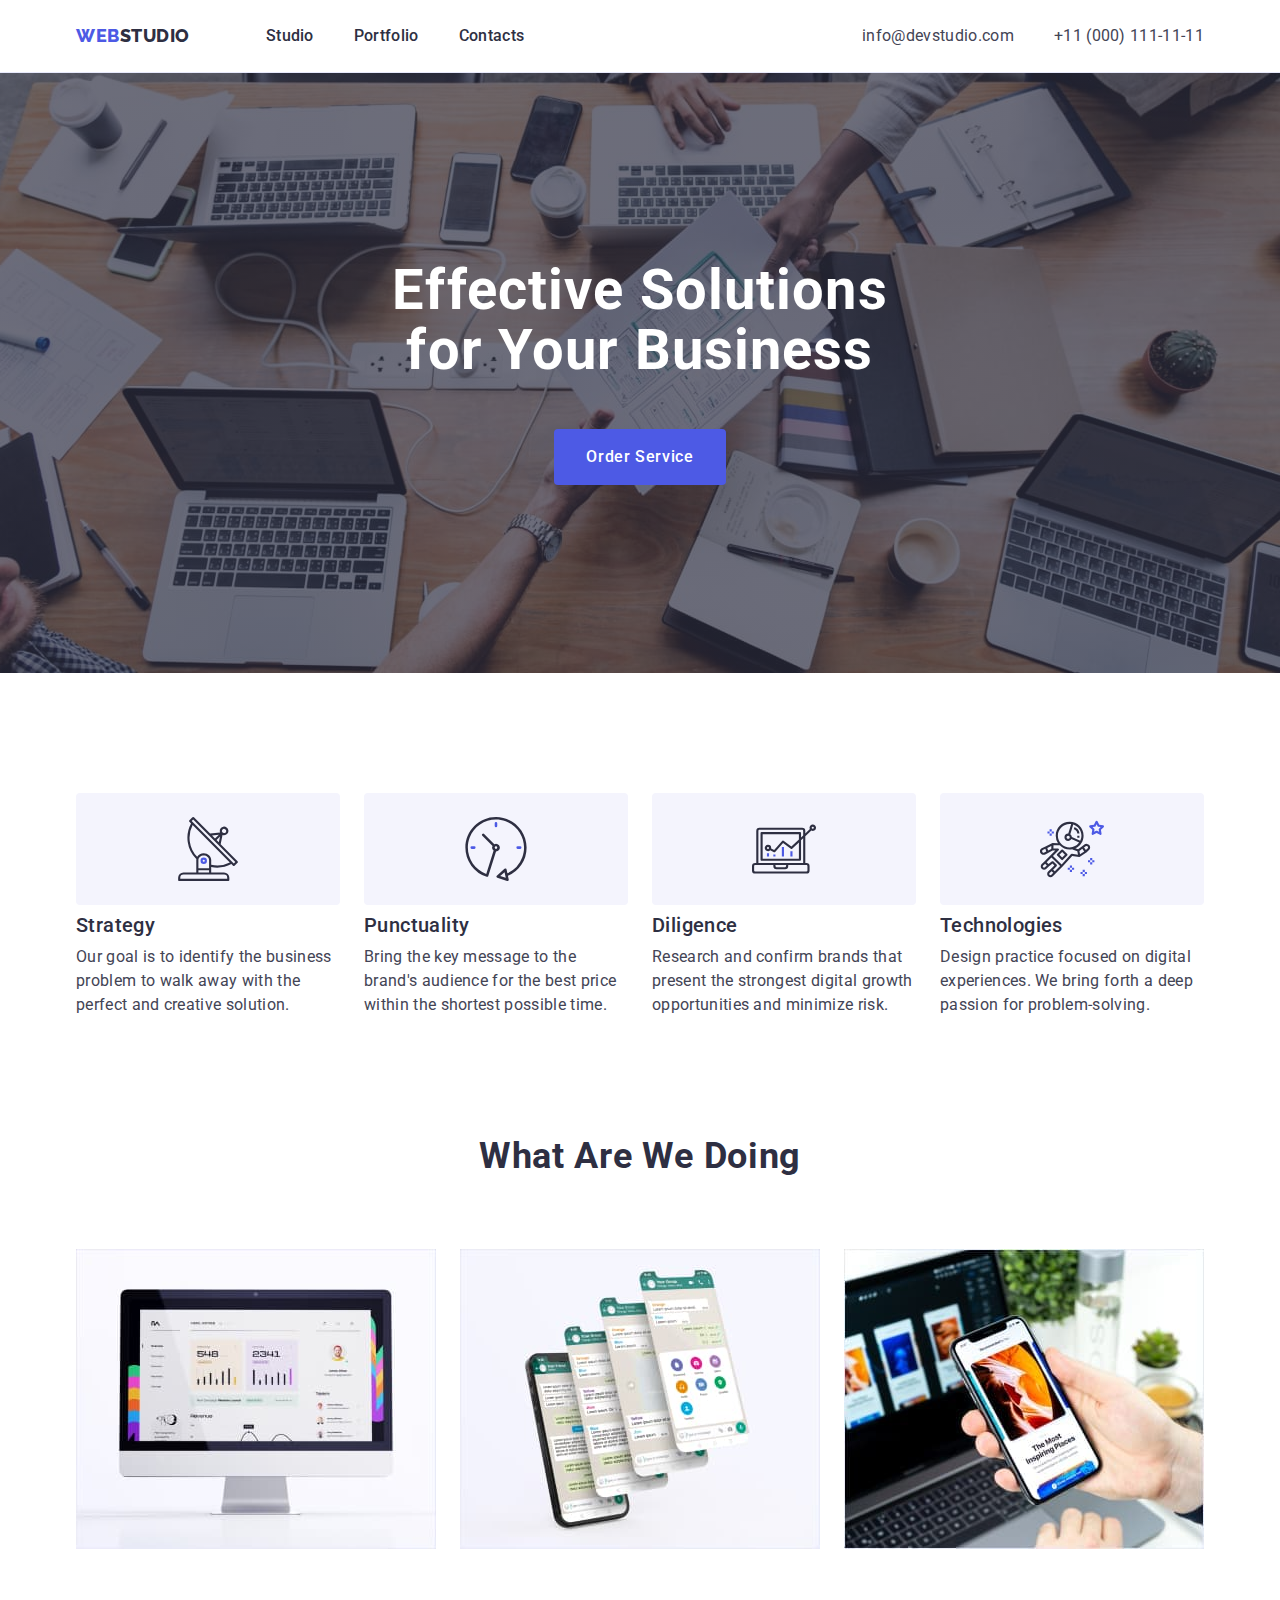
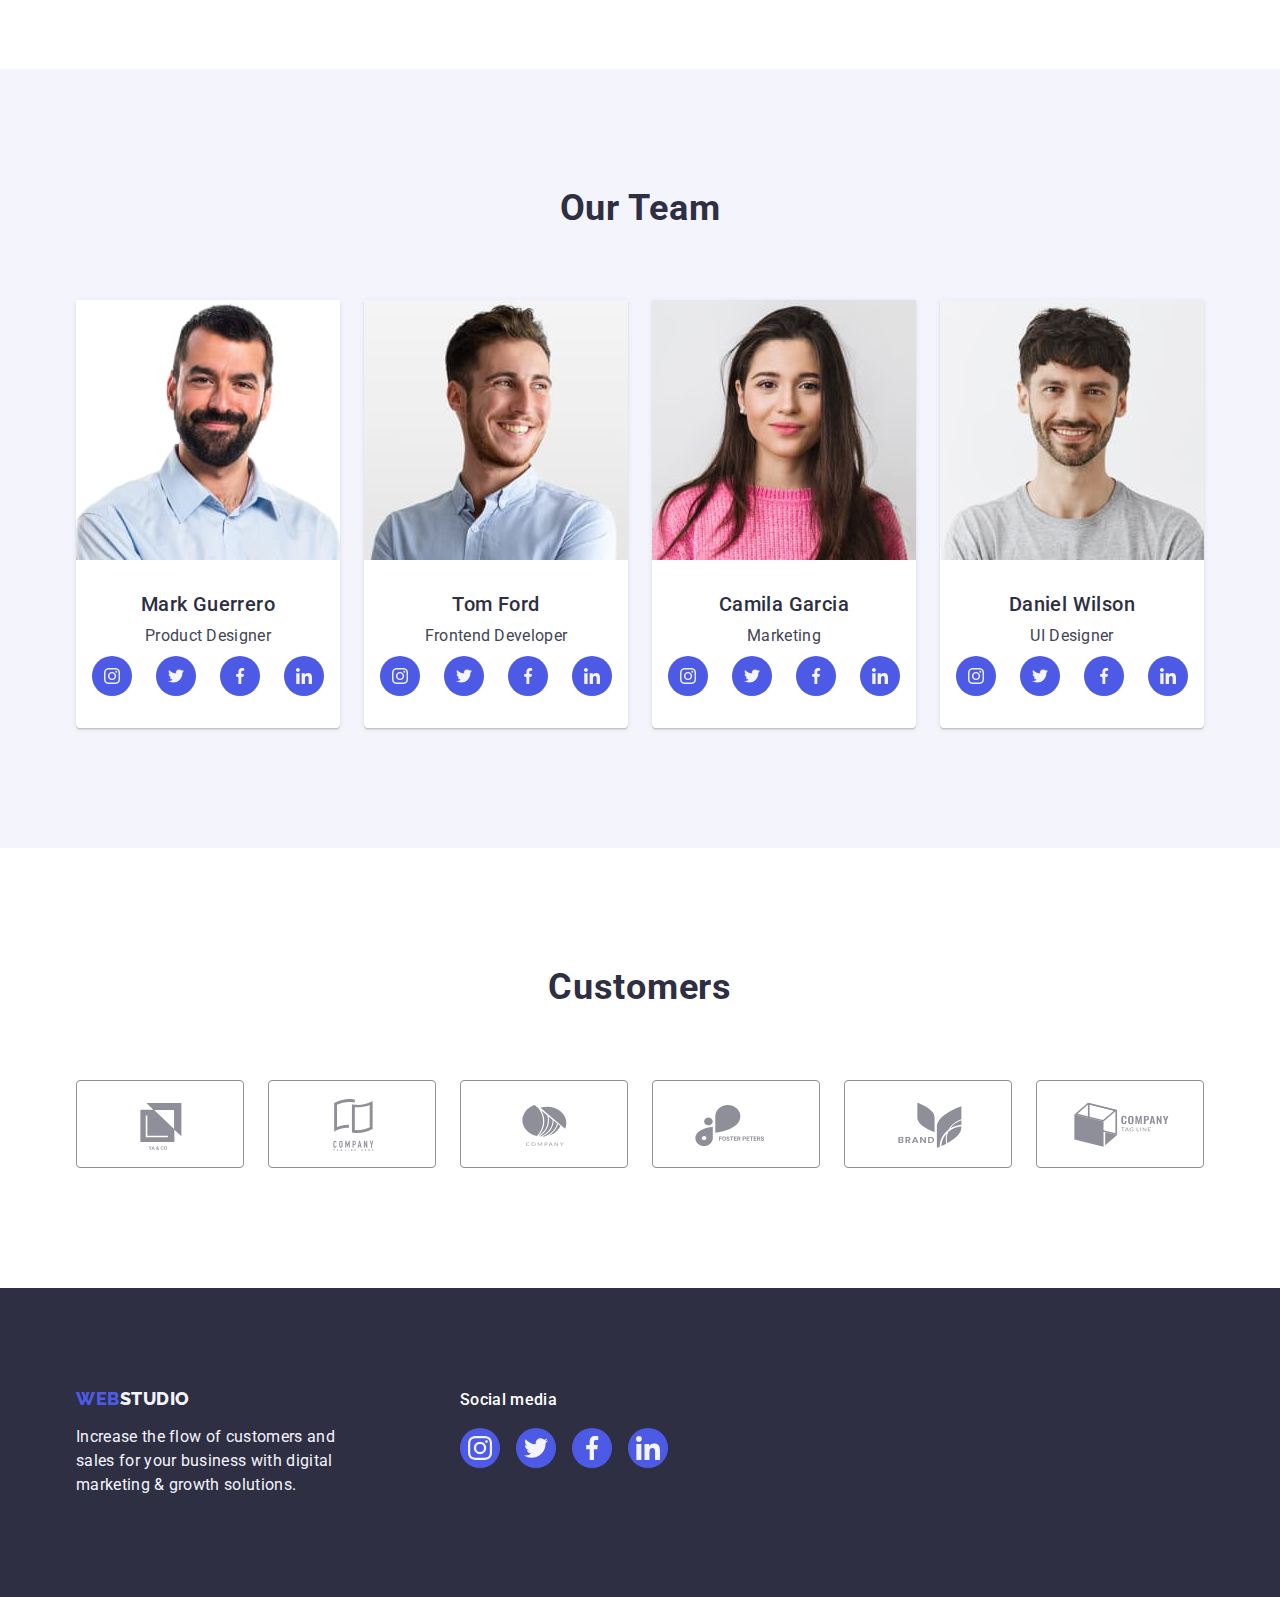
<file: index.html>
<!DOCTYPE html>
<html lang="en">

<head>
  <meta charset="UTF-8" />
  <meta http-equiv="X-UA-Compatible" content="IE=edge" />
  <meta name="viewport" content="width=device-width, initial-scale=1.0" />
  <title>Studio</title>
  <link rel="preconnect" href="https://fonts.googleapis.com">
  <link rel="preconnect" href="https://fonts.gstatic.com" crossorigin>
  <link href="https://fonts.googleapis.com/css2?family=Raleway:wght@800&family=Roboto:wght@400;500;700;900&display=swap" 
        rel="stylesheet">
  <link rel="stylesheet" href="https://cdn.jsdelivr.net/npm/modern-normalize@1.1.0/modern-normalize.min.css">
  <link rel="stylesheet" href="./css/styles.css">
</head>
<body>
  <!-- Header -->
  <header class="header">
    <div class="container page-header-container">
      <nav class="navigation">
        <a class="logo link" href="./index.html">Web<span class="studio-logo-theme-light">Studio</span></a>
        <ul class="menu list">
          <li class="menu-item">
            <a class="menu-item-link link" href="./index.html">Studio</a>
          </li>
          <li class="menu-item">
            <a class="menu-item-link link" href="./portfolio.html">Portfolio</a>
          </li>
          <li class="menu-item">
            <a class="menu-item-link link" href="">Contacts</a>
          </li>
        </ul>
      </nav>
      <address class="contact">
        <ul class="contact list">
          <li class="contact-item">
            <a class="contact-item-link link" href="mailto:info@devstudio.com">info@devstudio.com</a>
          </li>
          <li class="contact-item">
            <a class="contact-item-link link" href="tel:+110001111111">+11 (000) 111-11-11</a>
          </li>
        </ul>
      </address>
    </div>
  </header>
  
  <main>
    <!-- HERO -->
    <section class="hero bg-theme-dark overlay">
      <div class="container">
        <h1 class="main-title">Effective Solutions<br>for Your Business</h1>
        <button class="modal-service-btn" type="button">Order Service</button>
      </div>
  </section>

    <!-- FEATURES -->
    <section class="features section">
      <div class="container">
        <h2 class="features-title title visually-hidden" hidden>Features</h2>
          <ul class="features-list list">
            <li class="features-list-item">
              <div class="icon-container">
                <svg aria-label="antenna" class="features-icon" width="64" height="64">
                  <use href="./images/icons.svg#icon-antenna" ></use>
                </svg>
              </div>
              <h3 class="subtitle">Strategy</h3>
              <p class="description features-description">
                Our goal is to identify the business problem to walk away with
                the perfect and creative solution.
              </p>
            </li>
            <li class="features-list-item">
              <div class="icon-container">
                <svg aria-label="clock" class="features-icon" width="64" height="64">
                  <use href="./images/icons.svg#icon-clock" ></use>
                </svg>
              </div>
              <h3 class="subtitle">Punctuality</h3>
              <p class="description features-description">
                Bring the key message to the brand's audience for the best price
                within the shortest possible time.
              </p>
            </li>
            <li class="features-list-item">
              <div class="icon-container">
                <svg aria-label="diagram" class="features-icon" width="64" height="64">
                  <use href="./images/icons.svg#icon-diagram" ></use>
                </svg>
              </div>
              <h3 class="subtitle">Diligence</h3>
              <p class="description features-description">
                Research and confirm brands that present the strongest digital
                growth opportunities and minimize risk.
              </p>
            </li>
            <li class="features-list-item">
              <div class="icon-container">
                <svg aria-label="astronaut" class="features-icon" width="64" height="64">
                  <use href="./images/icons.svg#icon-astronaut" ></use>
                </svg>
              </div>
              <h3 class="subtitle">Technologies</h3>
              <p class="description features-description">
                Design practice focused on digital experiences. We bring forth a
                deep passion for problem-solving.
              </p>
            </li>
          </ul>
        </div>
    </section>

    <!-- WORK EXAMPLES -->
    <section class="work-examples">
      <div class="container">
        <h2 class="work-examples-title title">What are we doing</h2>
          <ul class="work-examples-list list">
            <li class="work-examples-list-item">
              <img src="./images/img1.jpg" alt="statistics on the monitor" width="360" height="300" />
            </li>
            <li class="work-examples-list-item">
              <img src="./images/img2.jpg" alt="screenshots of the smartphone" width="360" height="300" />
            </li>
            <li class="work-examples-list-item">
              <img src="./images/img3.jpg" alt="smartphone" width="360" height="300" />
            </li>
          </ul>
      </div>
      
    </section>

    <!--TEAM -->
    <section class="team section">
      <div class="container">
          <h2 class="team-title title">Our Team</h2>
        <ul class="team-list list">
          <li class="team-list-item">
            <img src="./images/mark-guerrero.jpg" alt="Mark Guerrero" width="264" height="260" />
            <div class="team-card-content-wrapper">
              <h3 class="subtitle">Mark Guerrero</h3>
              <p class="description team-desc">Product Designer</p>
              <ul class="social-list list">
                <li class="social-list-item">
                  <a href="" class="social-list-link">
                    <svg aria-label="instagram" class="social-icon" width="16" height="16" >
                      <use href="./images/icons.svg#icon-instagram"></use>
                    </svg>
                  </a>
                </li>
                <li class="social-list-item">
                  <a href="" class="social-list-link">
                    <svg aria-label="twitter" class="social-icon" width="16" height="16" >
                      <use href="./images/icons.svg#icon-twitter"></use>
                    </svg>
                  </a>
                </li>
                <li class="social-list-item">
                  <a href="" class="social-list-link">
                    <svg aria-label="facebook" class="social-icon" width="16" height="16" >
                      <use href="./images/icons.svg#icon-facebook"></use>
                    </svg>
                  </a>
                </li>
                <li class="social-list-item">
                  <a href="" class="social-list-link">
                    <svg aria-label="linkedin" class="social-icon" width="16" height="16" >
                      <use href="./images/icons.svg#icon-linkedin"></use>
                    </svg>
                  </a>
                </li>
              </ul>
            </div>
          </li>
          <li class="team-list-item">
            <img src="./images/tom-ford.jpg" alt="Tom Ford" width="264" height="260" />
            <div class="team-card-content-wrapper">
              <h3 class="subtitle">Tom Ford</h3>
              <p class="description team-desc">Frontend Developer</p>
              <ul class="social-list list">
                <li class="social-list-item">
                  <a href="" class="social-list-link">
                    <svg aria-label="instagram" class="social-icon" width="16" height="16" >
                      <use href="./images/icons.svg#icon-instagram"></use>
                    </svg>
                  </a>
                </li>
                <li class="social-list-item">
                  <a href="" class="social-list-link">
                    <svg aria-label="twitter" class="social-icon" width="16" height="16" >
                      <use href="./images/icons.svg#icon-twitter"></use>
                    </svg>
                  </a>
                </li>
                <li class="social-list-item">
                  <a href="" class="social-list-link">
                    <svg aria-label="facebook" class="social-icon" width="16" height="16" >
                      <use href="./images/icons.svg#icon-facebook"></use>
                    </svg>
                  </a>
                </li>
                <li class="social-list-item">
                  <a href="" class="social-list-link">
                    <svg aria-label="linkedin" class="social-icon" width="16" height="16" >
                      <use href="./images/icons.svg#icon-linkedin"></use>
                    </svg>
                  </a>
                </li>
              </ul>
            </div>
          </li>
          <li class="team-list-item">
            <img src="./images/camila-garcia.jpg" alt="Camila Garcia" width="264" height="260" />
            <div class="team-card-content-wrapper">
              <h3 class="subtitle">Camila Garcia</h3>
              <p class="description team-desc">Marketing</p>
              <ul class="social-list list">
                <li class="social-list-item">
                  <a href="" class="social-list-link">
                    <svg aria-label="instagram" class="social-icon" width="16" height="16" >
                      <use href="./images/icons.svg#icon-instagram"></use>
                    </svg>
                  </a>
                </li>
                <li class="social-list-item">
                  <a href="" class="social-list-link">
                    <svg aria-label="twitter" class="social-icon" width="16" height="16" >
                      <use href="./images/icons.svg#icon-twitter"></use>
                    </svg>
                  </a>
                </li>
                <li class="social-list-item">
                  <a href="" class="social-list-link">
                    <svg aria-label="facebook" class="social-icon" width="16" height="16" >
                      <use href="./images/icons.svg#icon-facebook"></use>
                    </svg>
                  </a>
                </li>
                <li class="social-list-item">
                  <a href="" class="social-list-link">
                    <svg aria-label="linkedin" class="social-icon" width="16" height="16" >
                      <use href="./images/icons.svg#icon-linkedin"></use>
                    </svg>
                  </a>
                </li>
              </ul>
            </div>
          </li>
          <li class="team-list-item">
            <img src="./images/daniel-wilson.jpg" alt="Daniel Wilson" width="264" height="260" />
            <div class="team-card-content-wrapper">
              <h3 class="subtitle">Daniel Wilson</h3>
              <p class="description team-desc">UI Designer</p>
              <ul class="social-list list">
                <li class="social-list-item">
                  <a href="" class="social-list-link">
                    <svg aria-label="instagram" class="social-icon" width="16" height="16" >
                      <use href="./images/icons.svg#icon-instagram"></use>
                    </svg>
                  </a>
                </li>
                <li class="social-list-item">
                  <a href="" class="social-list-link">
                    <svg aria-label="twitter" class="social-icon" width="16" height="16" >
                      <use href="./images/icons.svg#icon-twitter"></use>
                    </svg>
                  </a>
                </li>
                <li class="social-list-item">
                  <a href="" class="social-list-link">
                    <svg aria-label="facebook" class="social-icon" width="16" height="16" >
                      <use href="./images/icons.svg#icon-facebook"></use>
                    </svg>
                  </a>
                </li>
                <li class="social-list-item">
                  <a href="" class="social-list-link">
                    <svg aria-label="linkedin" class="social-icon" width="16" height="16" >
                      <use href="./images/icons.svg#icon-linkedin"></use>
                    </svg>
                  </a>
                </li>
              </ul>
            </div>
          </li>
        </ul>
      </div>
    </section>

    <!-- CUSTOMERS -->
    <section class="castomers section">
      <div class="container">
        <h2 class="title">Customers</h2>
        <ul class="customers-list list">
          <li class="customers-list-item">
            <a href="" class="customers-list-link">
              <svg aria-label="logo-customers" class="logo-customers" width="104" height="56">
                <use href="./images/icons.svg#icon-logo"></use>
              </svg>
            </a>
          </li>
          <li class="customers-list-item">
            <a href="" class="customers-list-link">
              <svg aria-label="logo-customers" class="logo-customers" width="104" height="56">
                <use href="./images/icons.svg#icon-logo-1"></use>
              </svg>
            </a>
          </li>
          <li class="customers-list-item">
            <a href="" class="customers-list-link">
              <svg aria-label="logo-customers" class="logo-customers" width="104" height="56">
                <use href="./images/icons.svg#icon-logo-2"></use>
              </svg>
            </a>
          </li>
          <li class="customers-list-item">
            <a href="" class="customers-list-link">
              <svg aria-label="logo-customers" class="logo-customers" width="104" height="56">
                <use href="./images/icons.svg#icon-logo-3"></use>
              </svg>
            </a>
          </li>
          <li class="customers-list-item">
            <a href="" class="customers-list-link">
              <svg aria-label="logo-customers" class="logo-customers" width="104" height="56">
                <use href="./images/icons.svg#icon-logo-4"></use>
              </svg>
            </a>
          </li>
          <li class="customers-list-item">
            <a href="" class="customers-list-link">
              <svg aria-label="logo-customers" class="logo-customers" width="104" height="56">
                <use href="./images/icons.svg#icon-logo-5"></use>
              </svg>
            </a>
          </li>
        </ul>
      </div>
    </section>
  </main>
<!-- FOOTER -->
  <footer class="footer bg-theme-dark">
    <div class="footer-container container ">
      <div class="footer-media-container">
        <a class="logo-theme-dark link" href="./index.html">Web<span class="studio-logo-theme-dark">Studio</span></a>
        <p class="desc-theme-dark description">
          Increase the flow of customers and sales for your business with digital marketing & growth solutions.
        </p>
      </div>
      <div class="social-media-container">
        <p class="footer-media-desc description">Social media</p>
        <ul class="social-list-footer list">
          <li class="social-list-item">
            <a href="" class="social-list-link footer-social-link">
              <svg aria-label="instagram" class="social-icon" width="24" height="24" >
                <use href="./images/icons.svg#icon-instagram"></use>
              </svg>
            </a>
          </li>
          <li class="social-list-item">
            <a href="" class="social-list-link footer-social-link">
              <svg aria-label="twitter" class="social-icon" width="24" height="24" >
                <use href="./images/icons.svg#icon-twitter"></use>
              </svg>
            </a>
          </li>
          <li class="social-list-item">
            <a href="" class="social-list-link footer-social-link">
              <svg aria-label="facebook" class="social-icon" width="24" height="24" >
                <use href="./images/icons.svg#icon-facebook"></use>
              </svg>
            </a>
          </li>
          <li class="social-list-item">
            <a href="" class="social-list-link footer-social-link">
              <svg aria-label="linkedin" class="social-icon" width="24" height="24" >
                <use href="./images/icons.svg#icon-linkedin"></use>
              </svg>
            </a>
          </li>
        </ul>
      </div>
    </div>
  </footer>
</body>
</html>
</file>
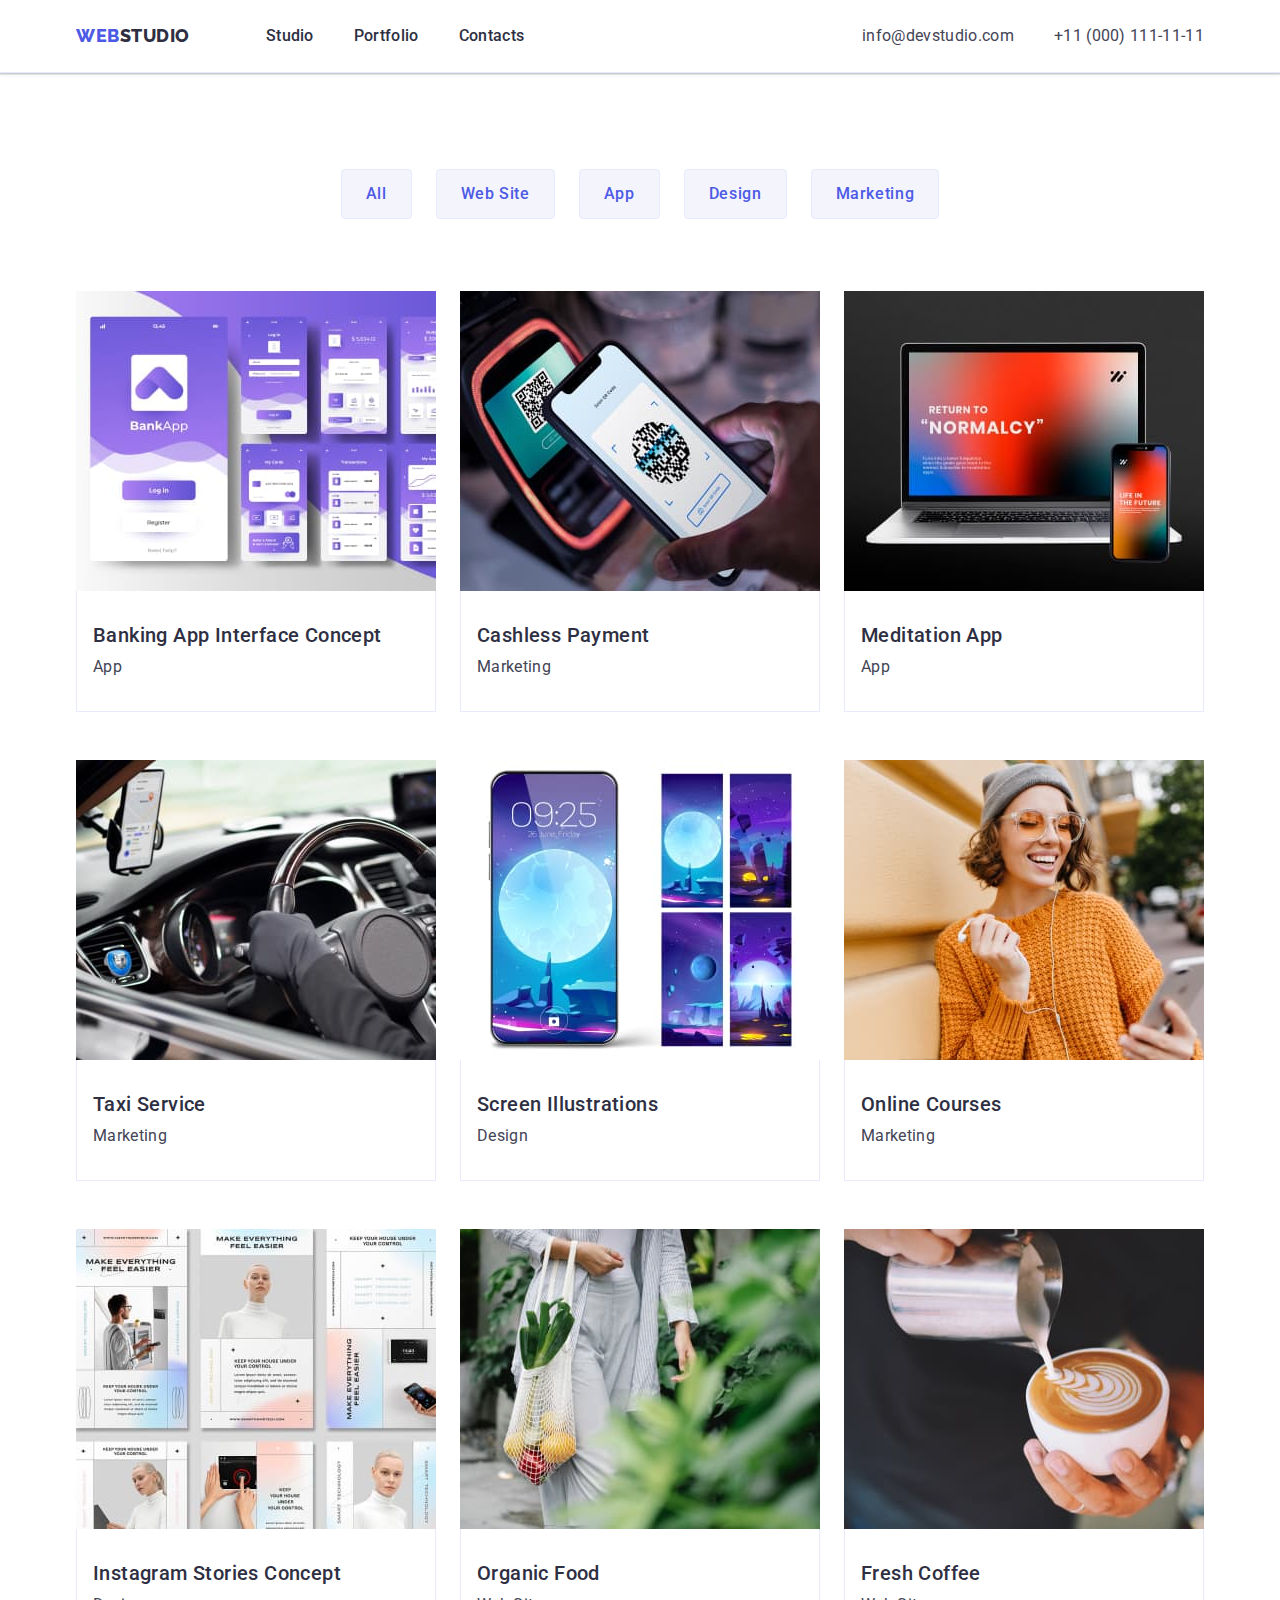
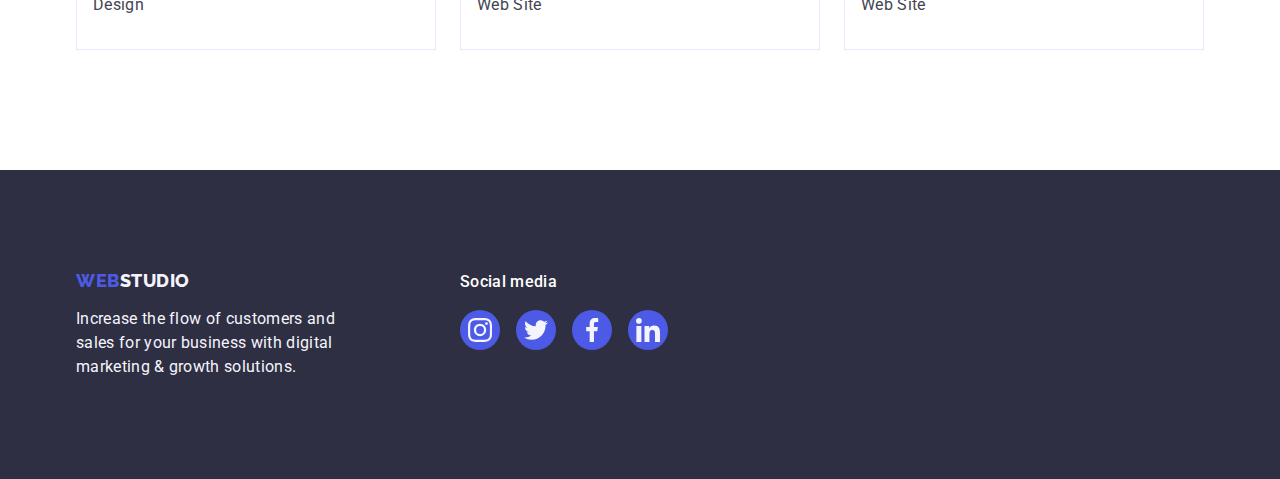
<file: portfolio.html>
<!DOCTYPE html>
<html lang="en">

<head>
  <meta charset="UTF-8">
  <meta http-equiv="X-UA-Compatible" content="IE=edge">
  <meta name="viewport" content="width=device-width, initial-scale=1.0">
  <title>Portfolio</title>
  <link rel="preconnect" href="https://fonts.googleapis.com">
  <link rel="preconnect" href="https://fonts.gstatic.com" crossorigin>
  <link href="https://fonts.googleapis.com/css2?family=Raleway:wght@800&family=Roboto:wght@400;500;700;900&display=swap"
    rel="stylesheet">
  <link rel="stylesheet" href="https://cdn.jsdelivr.net/npm/modern-normalize@1.1.0/modern-normalize.min.css">
  <link rel="stylesheet" href="./css/styles.css">
</head>

<body>
  <!-- HEADER -->
  <header class="header">
    <div class="container page-header-container">
      <nav class="navigation">
        <a class="logo link" href="./index.html">Web<span class="studio-logo-theme-light">Studio</span></a>
        <ul class="menu list">
          <li class="menu-item">
            <a class="menu-item-link link" href="./index.html">Studio</a>
          </li>
          <li class="menu-item">
            <a class="menu-item-link link" href="./portfolio.html">Portfolio</a>
          </li>
          <li class="menu-item">
            <a class="menu-item-link link" href="">Contacts</a>
          </li>
        </ul>
      </nav>
      <address class="contact">
        <ul class="contact list">
          <li class="contact-item">
            <a class="contact-item-link link" href="mailto:info@devstudio.com">info@devstudio.com</a>
          </li>
          <li class="contact-item">
            <a class="contact-item-link link" href="tel:+110001111111">+11 (000) 111-11-11</a>
          </li>
        </ul>
      </address>
    </div>
  </header>

  <main>
    <!-- FILTER BUTTONS -->
    <section class="gallery">
      <div class="container">
        <h1 class="gallery-title visually-hidden" hidden>Gallery</h1>
        <ul class="filters-list list">
          <li class="filters-list-item">
            <button class="filter-btn" type="button">All</button>
          </li>
          <li class="filters-list-item">
            <button class="filter-btn" type="button">Web Site</button>
          </li>
          <li class="filters-list-item">
            <button class="filter-btn" type="button">App</button>
          </li>
          <li class="filters-list-item">
            <button class="filter-btn" type="button">Design</button>
          </li>
          <li class="filters-list-item">
            <button class="filter-btn" type="button">Marketing</button>
          </li>
        </ul>
        <!-- GALLERY -->
        <ul class="gallery-list list">
          <li class="gallery-list-item">
            <a class="gallery-list-link link" href="./portfolio.html">
              <img src="./images/portfolio-page/banking-app.jpg" width="360" height="300"
                alt="Banking App Interface Concept">
              <div class="gallery-list-content-wrapper">
                <h2 class="subtitle">Banking App Interface Concept</h2>
                <p class="description">App</p>
              </div>
            </a>
          </li>
          <li class="gallery-list-item">
            <a class="gallery-list-link link" href="./portfolio.html">
              <img src="./images/portfolio-page/cashless-payment.jpg" width="360" height="300" alt="Cashless Payment">
              <div class="gallery-list-content-wrapper">
                <h2 class="subtitle">Cashless Payment</h2>
                <p class="description">Marketing</p>
              </div>
            </a>
          </li>
          <li class="gallery-list-item">
            <a class="gallery-list-link link" href="./portfolio.html">
              <img src="./images/portfolio-page/meditation-app.jpg" width="360" height="300" alt="Meditation App">
              <div class="gallery-list-content-wrapper">
                <h2 class="subtitle">Meditation App</h2>
                <p class="description">App</p>
              </div>
            </a>
          </li>
          <li class="gallery-list-item">
            <a class="gallery-list-link link" href="./portfolio.html">
              <img src="./images/portfolio-page/taxi-service.jpg" width="360" height="300" alt="Taxi Service">
              <div class="gallery-list-content-wrapper">
                <h2 class="subtitle">Taxi Service</h2>
                <p class="description">Marketing</p>
              </div>
            </a>
          </li>
          <li class="gallery-list-item">
            <a class="gallery-list-link link" href="./portfolio.html">
              <img src="./images/portfolio-page/screen.jpg" width="360" height="300" alt="Screen Illustrations">
              <div class="gallery-list-content-wrapper">
                <h2 class="subtitle">Screen Illustrations</h2>
                <p class="description">Design</p>
              </div>
            </a>
          </li>
          <li class="gallery-list-item">
            <a class="gallery-list-link link" href="./portfolio.html">
              <img src="./images/portfolio-page/online-course.jpg" width="360" height="300" alt="Online Courses">
              <div class="gallery-list-content-wrapper">
                <h2 class="subtitle">Online Courses</h2>
                <p class="description">Marketing</p>
              </div>
            </a>
          </li>
          <li class="gallery-list-item">
            <a class="gallery-list-link link" href="./portfolio.html">
              <img src="./images/portfolio-page/instagram-stories.jpg" width="360" height="300"
                alt="Instagram Stories Concept">
              <div class="gallery-list-content-wrapper">
                <h2 class="subtitle">Instagram Stories Concept</h2>
                <p class="description">Design</p>
              </div>
            </a>
          </li>
          <li class="gallery-list-item">
            <a class="gallery-list-link link" href="./portfolio.html">
              <img src="./images/portfolio-page/organic-food.jpg" width="360" height="300" alt="Organic Food">
              <div class="gallery-list-content-wrapper">
                <h2 class="subtitle">Organic Food</h2>
                <p class="description">Web Site</p>
              </div>
            </a>
          </li>
          <li class="gallery-list-item">
            <a class="gallery-list-link link" href="./portfolio.html">
              <img src="./images/portfolio-page/coffee.jpg" width="360" height="300" alt="Fresh Coffee">
              <div class="gallery-list-content-wrapper">
                <h2 class="subtitle">Fresh Coffee</h2>
                <p class="description">Web Site</p>
              </div>
            </a>
          </li>
        </ul>
      </div>
    </section>
  </main>

  <!-- FOOTER -->
  <footer class="footer bg-theme-dark">
    <div class="footer-container container ">
      <div class="footer-media-container">
        <a class="logo-theme-dark link" href="./index.html">Web<span class="studio-logo-theme-dark">Studio</span></a>
        <p class="desc-theme-dark description">
          Increase the flow of customers and sales for your business with digital marketing & growth solutions.
        </p>
      </div>
      <div class="social-media-container">
        <p class="footer-media-desc description">Social media</p>
        <ul class="social-list-footer list">
          <li class="social-list-item">
            <a href="" class="social-list-link footer-social-link">
              <svg aria-label="instagram" class="social-icon" width="24" height="24" >
                <use href="./images/icons.svg#icon-instagram"></use>
              </svg>
            </a>
          </li>
          <li class="social-list-item">
            <a href="" class="social-list-link footer-social-link">
              <svg aria-label="twitter" class="social-icon" width="24" height="24" >
                <use href="./images/icons.svg#icon-twitter"></use>
              </svg>
            </a>
          </li>
          <li class="social-list-item">
            <a href="" class="social-list-link footer-social-link">
              <svg aria-label="facebook" class="social-icon" width="24" height="24" >
                <use href="./images/icons.svg#icon-facebook"></use>
              </svg>
            </a>
          </li>
          <li class="social-list-item">
            <a href="" class="social-list-link footer-social-link">
              <svg aria-label="linkedin" class="social-icon" width="24" height="24" >
                <use href="./images/icons.svg#icon-linkedin"></use>
              </svg>
            </a>
          </li>
        </ul>
      </div>
    </div>
  </footer>

</body>

</html>
</file>
<file: css/styles.css>
:root {
    --primary-font: 'Roboto', sans-serif;
    --secondary-font: 'Raleway', sans-serif;
    --primary-text-color-theme-light: #2E2F42;
    --secondary-text-color-theme-light: #434455;
    --primary-text-color-theme-dark: #F4F4FD;
    --accent-color: #404BBF;
    --accent-page-color: #4D5AE5;
    --secondary-page-color: #E7E9FC;
    --thirdly-page-color: #8E8F99;
    --background-color-theme-light: #FFFFFF;
    --background-color-theme-dark: #2E2F42;
    --accent-background-color: #31D0AA;
}

.list {
    list-style: none;
}

.link {
    text-decoration: none;
}

button {
    cursor: pointer;
}

h1,
h2,
h3,
h4,
p {
    margin-top: 0;
    margin-bottom: 0;
    letter-spacing: 0.02em;
}

ul,
ol {
    margin-top: 0;
    margin-bottom: 0;
    padding-left: 0;
}

img {
    display: block;
}

.container {
    width: 1158px;
    margin-right: auto;
    margin-left: auto;
    padding-left: 15px;
    padding-right: 15px;
}

.section {
    padding-top: 120px;
    padding-bottom: 120px;
}

.visually-hidden {
    position: absolute;
    width: 1px;
    height: 1px;
    margin: -1px;
    border: 0;
    padding: 0;
    white-space: nowrap;
    clip-path: inset(100%);
    clip: rect(0 0 0 0);
    overflow: hidden;
}

body {
    font-family: var(--primary-font);
    color: var(--secondary-text-color-theme-light);
    background-color: var(--background-color-theme-light);
}

/* ================COMPONENTS============ */
.subtitle {
    font-weight: 500;
    font-size: 20px;
    line-height: 1.2;
    color: var(--primary-text-color-theme-light);
    margin-bottom: 8px;
}

.description {
    font-size: 16px;
    line-height: 1.5;
    letter-spacing: 0.02em;
    color: var(--secondary-text-color-theme-light);
}

.desc-theme-dark {
    color: var(--primary-text-color-theme-dark);
    width: 264px;
}

.bg-theme-dark {
    background-color: var(--background-color-theme-dark);
    padding-top: 100px;
    padding-bottom: 100px;
}

.title {
    font-weight: 700;
    font-size: 36px;
    line-height: 1.1;
    text-align: center;
    text-transform: capitalize;
    color: var(--primary-text-color-theme-light);
    margin-bottom: 72px;
}

.logo {
    font-family: var(--secondary-font);
    font-weight: 800;
    font-size: 18px;
    line-height: 1.17;
    letter-spacing: 0.03em;
    text-transform: uppercase;
    color: var(--accent-page-color);
    margin-right: 76px;
}

.logo-theme-dark {
    display: flex;
    font-family: var(--secondary-font);
    font-weight: 800;
    font-size: 18px;
    line-height: 1.17;
    letter-spacing: 0.03em;
    text-transform: uppercase;
    color: var(--accent-page-color);
    margin-bottom: 16px;
}

.studio-logo-theme-dark {
    color: var(--primary-text-color-theme-dark);
}

.studio-logo-theme-light {
    color: var(--primary-text-color-theme-light);
}

/* ================/COMPONENTS============ */

/* ================HEADER================ */
.header {
    box-shadow: 0px 2px 1px rgba(46, 47, 66, 0.08), 0px 1px 1px rgba(46, 47, 66, 0.16), 0px 1px 6px rgba(46, 47, 66, 0.08);
}

.menu-item-link {
    font-weight: 500;
    font-size: 16px;
    line-height: 1.5;
    letter-spacing: 0.02em;
    color: var(--primary-text-color-theme-light);
    padding: 24px 0 24px;
}

.menu-item:not(:last-child) {
    margin-right: 40px;
}

.menu-item-link:hover,
.menu-item-link:focus {
    color: var(--accent-color);
}

/* ADDRESS */
.contact-item-link {
    font-style: normal;
    font-size: 16px;
    line-height: 1.5;
    letter-spacing: 0.02em;
    color: var(--secondary-text-color-theme-light);
}

.contact {
    display: flex;
    margin-left: auto;
}

.contact-item:not(:last-child) {
    margin-right: 40px;
}

.contact-item-link:hover,
.contact-item-link:focus {
    color: var(--accent-color);
}

.header {
    display: flex;
    padding-top: 24px;
    padding-bottom: 24px;
    border-bottom: 1px solid var(--secondary-page-color);
}

.page-header-container {
    display: flex;
    align-items: center;
}

.menu {
    display: flex;
}

.navigation {
    display: flex;
    align-items: center;
}

/* ===============/HEADER================= */

/* ===============HERO================= */
.overlay {
    max-width: 1440px;
    height: 600px;
    margin-left: auto;
    margin-right: auto;
    background-repeat: no-repeat;
    background-position: center;
    background-size: cover;
    background-image:
    linear-gradient(rgba(46, 47, 66, 0.7), rgba(46, 47, 66, 0.7)),
    url(../images/people-office.jpg);
}

.modal-service-btn {
    display: block;
    font-family: var(--primary-font);
    font-weight: 500;
    font-size: 16px;
    line-height: 1.5;
    letter-spacing: 0.04em;
    color: var(--background-color-theme-light);
    text-align: center;
    background-color: var(--accent-page-color);
    border-radius: 4px;
    border: none;
    padding: 16px 32px;
    margin-top: 48px;
    margin-left: auto;
    margin-right: auto;
    min-width: 169px;
}

.modal-service-btn:hover,
.modal-service-btn:focus {
    background-color: var(--accent-color);
}

.main-title {
    font-weight: 700;
    font-size: 56px;
    line-height: 1.07;
    color: var(--background-color-theme-light);
    max-width: 496px;
    text-align: center;
    margin-left: auto;
    margin-right: auto;
}

.hero {
    padding-top: 188px;
    padding-bottom: 188px;
}

/* ===============/HERO================= */

/* ===============FEATURES================= */
.features-list {
    display: flex;
    gap: 24px;
}

.features-description {
    max-width: 264px;
}

.icon-container {
    display: flex;
    justify-content: center;
    align-items: center;
    min-width: 264px;
    height: 112px;
    background-color: var(--primary-text-color-theme-dark);
    border-radius: 4px;
    margin-bottom: 8px;
}

/* ===============/FEATURES================= */

/* ================WORK EXAMPLES============= */
.work-examples {
    padding-bottom: 120px;
}

.work-examples-list {
    display: flex;
    gap: 24px;
    align-items: center;
}

.work-examples-list-item {
    width: calc((100% - 48px) / 3);
}

/* ================/WORK EXAMPLES============= */

/* ==============TEAM================= */
.team {
    background-color: var(--primary-text-color-theme-dark);
}

.team-list {
    display: flex;
    text-align: center;
    flex-wrap: wrap;
    gap: 24px;
}

.team-list-item {
    background-color: var(--background-color-theme-light);
    flex-basis: calc((100% - 72px) / 4);
    border-radius: 0px 0px 4px 4px;
    box-shadow: 0px 1px 6px rgba(46, 47, 66, 0.08), 0px 1px 1px rgba(46, 47, 66, 0.16), 0px 2px 1px rgba(46, 47, 66, 0.08);
}

.team-card-content-wrapper {
    padding: 32px 0px;
    max-width: 264px;
}

.team-desc {
    margin-bottom: 8px;
}

.social-list {
    display: flex;
    justify-content: center;
    gap: 24px;

}

.social-list-item {
    width: 40px;
    height: 40px;
    flex-basis: calc((100% - 72) / 4);
}

.social-list-link {
    display: flex;
    justify-content: center;
    align-items: center;
    width: 100%;
    height: 100%;
    border-radius: 50%;
    background-color: var(--accent-page-color);
    color: var(--primary-text-color-theme-dark);
}

.social-list-link:hover,
.social-list-link:focus {
    background-color: var(--accent-color);
}

.social-icon {
    fill: currentColor;
}

/* ===============/TEAM================= */

/* ================CUSTOMERS================= */
.customers-list {
    display: flex;
    flex-wrap: wrap;
    align-items: center;
    gap: 24px;
}

.customers-list-item {
    flex-basis: calc((100% - 120px) / 6);
    height: 88px;
    background-color: var(--background-color-theme-light);
}

.customers-list-link:hover,
.customers-list-link:focus {
    border-color: var(--accent-color);
    color: var(--accent-color);
}

.logo-customers {
    fill:currentColor;
}

.logo-customers:hover,
.logo-customers:focus {
    fill: var(--accent-color);
}

.customers-list-link {
    display: flex;
    justify-content: center;
    align-items: center;
    width: 100%;
    height: 100%;
    border: 1px solid var(--thirdly-page-color);
    border-radius: 4px;
    color: var(--thirdly-page-color);
}

/* ===============/CUSTOMERS================= */

/* ================FOOTER================= */

.footer-container {
    display: flex;
    align-items: baseline;
}

.footer-media-container {
    margin-right: 120px;
}

.footer-media-desc {
    font-weight: 500;
    color: var(--background-color-theme-light);
    margin-bottom: 16px;
}

.social-list-footer {
    display: flex;
    flex-wrap: wrap;
    align-items: center;
    gap: 16px;
}

.footer-social-link:hover,
.footer-social-link:focus {
    background-color: var(--accent-background-color);
}
/* ===============/FOOTER================= */


/* ===============PORTFOLIO-PAGE================= */

/* ===============FILTER BUTTONS================= */
.filter-btn {
    font-family: var(--primary-font);
    font-weight: 500;
    font-size: 16px;
    text-align: center;
    line-height: 1.5;
    letter-spacing: 0.04em;
    color: var(--accent-page-color);
    background-color: var(--primary-text-color-theme-dark);
    border: 1px solid var(--secondary-page-color);
    border-radius: 4px;
    padding: 12px 24px;
}

.filter-btn:hover,
.filter-btn:focus {
    color: var(--background-color-theme-light);
    background-color: var(--accent-color);
    border: 1px solid transparent;
    box-shadow: 0px 3px 1px rgba(0, 0, 0, 0.1), 0px 2px 1px rgba(0, 0, 0, 0.08), 0px 2px 2px rgba(0, 0, 0, 0.12);
}

.filters-list {
    display: flex;
    gap: 24px;
    align-items: center;
    justify-content: center;
    margin-bottom: 72px;
}

/* ===============/FILTER BUTTONS================= */

/* ===============GALLERY================= */
.gallery {
    padding-top: 96px;
    padding-bottom: 120px;
}

.gallery-list {
    display: flex;
    flex-wrap: wrap;
    column-gap: 24px;
    row-gap: 48px;
    flex-basis: calc((100% - 48px) / 3);
}

.gallery-list-link {
    display: block;
}

.gallery-list-content-wrapper {
    padding: 32px 16px;
    border: 1px solid var(--secondary-page-color);
    border-top: none;
}

.gallery-list-link:hover,
.gallery-list-link:focus {
    box-shadow: 0px 1px 6px rgba(46, 47, 66, 0.08), 0px 1px 1px rgba(46, 47, 66, 0.16), 0px 2px 1px rgba(46, 47, 66, 0.08);
}

/* ===============/GALLERY================= */

/* ===============/PORTFOLIO-PAGE================= */
</file>
